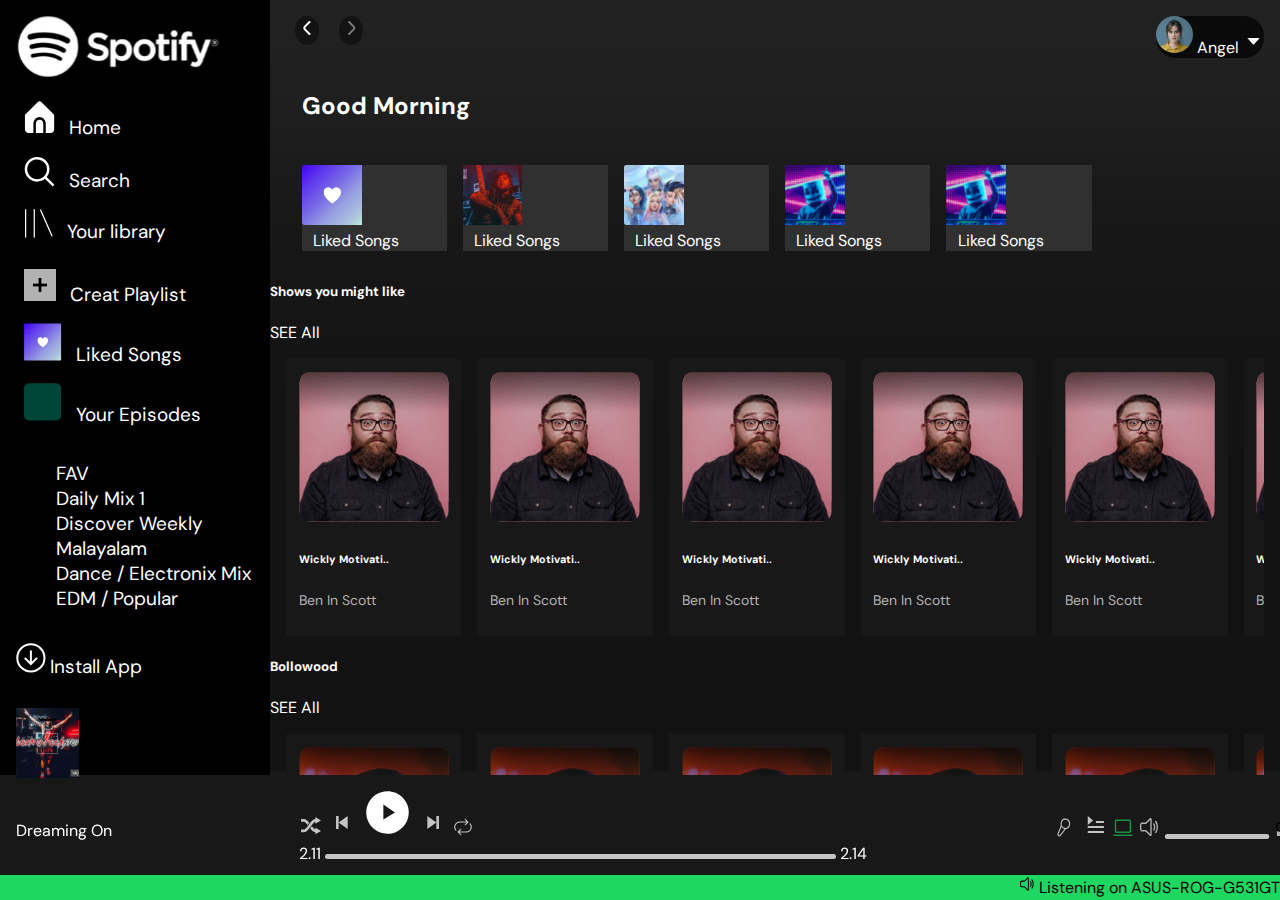
<file: index.html>
<!DOCTYPE html>
<html lang="en">
  <head>
    <meta charset="UTF-8" />
    <meta name="viewport" content="width=device-width, initial-scale=1.0" />
    <title>Spotify</title>
    <link
      href="https://cdn.jsdelivr.net/npm/bootstrap@5.0.2/dist/css/bootstrap.min.css"
      rel="stylesheet"
      integrity="sha384-EVSTQN3/azprG1Anm3QDgpJLIm9Nao0Yz1ztcQTwFspd3yD65VohhpuuCOmLASjC"
      crossorigin="anonymous"
    />
    <link rel="preconnect" href="https://fonts.googleapis.com">
<link rel="preconnect" href="https://fonts.gstatic.com" crossorigin>
<link href="https://fonts.googleapis.com/css2?family=ABeeZee:ital@1&family=DM+Sans:opsz@9..40&family=Inter+Tight&family=Poppins:ital,wght@0,100;0,200;0,300;0,400;0,500;0,600;0,700;0,800;0,900;1,100;1,200;1,300;1,400;1,500;1,600;1,700;1,800;1,900&display=swap" rel="stylesheet">
    <link rel="stylesheet" href="style.css">
  </head>
  <body>
    <div class="main_container">
        <div class="left_container">
            <img src="./assets/Spotify logo.svg" alt="logo">
            <div class="top_icons"> 
                  <div class="icons ">
                    <img src="./assets/fi-ss-home.svg" alt="home">
                    <a href="#">Home</a>
                  </div>
                  <div class="icons ">
                    <img src="./assets/search.svg" alt="search">
                    <a href="#">Search</a>
                  </div>
                  <div class="icons ">
                    <img src="./assets/library.svg" alt="library">
                    <a href="#">Your library</a>
                  </div>
            </div>
            <div class="middle_icons"> 
                <div class="icons ">
                  <img src="./assets/Frame (1).png" alt="playlist">
                  <a href="index2.html">Creat Playlist</a>
                </div>
                <div class="icons ">
                  <img src="./assets/heart_rectangle.svg" alt="liked">
                  <a href="#">Liked Songs</a>
                </div>
                <div class="icons ">
                  <img src="./assets/Rectangle 10.svg" alt="library">
                  <a href="#">Your Episodes</a>
                </div>
          </div>
          <div class="bottom_links">
            <ul>
                <li><a href="#">FAV</a></li>
                <li><a href="#">Daily Mix 1</a></li>
                <li><a href="#">Discover Weekly</a></li>
                <li><a href="#">Malayalam</a></li>
                <li><a href="#">Dance / Electronix Mix</a></li>
                <li><a href="#">EDM / Popular</a></li>

            </ul>
          </div>
          <div class="install_app">
            <img src="./assets/download.svg">
            <a href="#">Install App</a>
          </div>
        </div>
        <div class="right_container">
          <div class="top_right_section"> 
            <div class="caret">
              <div class="caret1"><img src="./assets/angle-small-left.svg" alt=""></div>
              <div class="caret2"><img src="./assets/angle-small-right.svg" alt=""></div>
            </div>
            <div class="angel">
              <img src="./assets/angel.svg" > Angel <img src="./assets/caret-down.svg">
            </div>
          </div>
          <div class="morning_playlist">
            <h2>Good Morning</h2>
            <div class="all_playlist">
               <div class="playlist d-flex align-items-center" >
                  <div class="playlist_image"><img height="60px" src="./assets/liked songs.svg" alt="liked_songs"></div>
                  <p>Liked Songs</p>
               </div>
               <div class="playlist d-flex align-items-center" >
                <div class="playlist_image"><img height="60px" src="./assets/Rectangle 2.svg" alt="liked_songs"></div>
                <p>Liked Songs</p>
             </div>
             <div class="playlist d-flex align-items-center" >
              <div class="playlist_image"><img height="60px" src="./assets/Rectangle 3.svg" alt="liked_songs"></div>
              <p>Liked Songs</p>
           </div>
           <div class="playlist d-flex align-items-center" >
            <div class="playlist_image"><img height="60px" src="./assets/reactangle2.svg" alt="liked_songs"></div>
            <p>Liked Songs</p>
         </div>
         <div class="playlist d-flex align-items-center" >
          <div class="playlist_image"><img height="60px" src="./assets/reactangle2.svg" alt="liked_songs"></div>
          <p>Liked Songs</p>
       </div>
          </div>
        </div>
      
        
          <div class="playlist_heading d-flex justify-content-between ms-4 me-4">
            <h5>Shows you might like</h5>
            <p>SEE All</p>
          </div>
          <div class="playlist_grid">
          <div class="playlist1">
               <div class="playlist_card">
                <div class="song">
                  <img height="150px" src="./assets/artist1.svg" alt="artist1">
                  <h6>Wickly Motivati..</h6>
                  <p>Ben In Scott</p>
                </div>
               </div>
               <div class="playlist_card">
                <div class="song">
                  <img height="150px"  src="./assets/artist1.svg" alt="artist1">
                  <h6>Wickly Motivati..</h6>
                  <p>Ben In Scott</p>
                </div>
               </div>
               <div class="playlist_card">
                <div class="song">
                  <img height="150px"  src="./assets/artist1.svg" alt="artist1">
                  <h6>Wickly Motivati..</h6>
                  <p>Ben In Scott</p>
                </div>
               </div>
               <div class="playlist_card">
                <div class="song">
                  <img height="150px"  src="./assets/artist1.svg" alt="artist1">
                  <h6>Wickly Motivati..</h6>
                  <p>Ben In Scott</p>
                </div>
               </div>
               <div class="playlist_card">
                <div class="song">
                  <img height="150px"  src="./assets/artist1.svg" alt="artist1">
                  <h6>Wickly Motivati..</h6>
                  <p>Ben In Scott</p>
                </div>
               </div>
               <div class="playlist_card">
                <div class="song">
                  <img height="150px"  src="./assets/artist1.svg" alt="artist1">
                  <h6>Wickly Motivati..</h6>
                  <p>Ben In Scott</p>
                </div>
               </div>
               <div class="playlist_card">
                <div class="song">
                  <img height="150px"  src="./assets/artist1.svg" alt="artist1">
                  <h6>Wickly Motivati..</h6>
                  <p>Ben In Scott</p>
                </div>
               </div>
          </div>
          <div class="playlist_heading d-flex justify-content-between ms-4 me-4">
            <h5>Bollowood</h5>
            <p>SEE All</p>
          </div>
          <div class="playlist1">
            <div class="playlist_card">
             <div class="">
               <img height="150px" src="./assets/artist2.svg" alt="artist2">
               <h6>MEDITATION SELF</h6>
               <p>Ibn Hussain Aleen</p>
             </div>
            </div>
            <div class="playlist_card">
             <div class="song">
               <img height="150px"  src="./assets/artist2.svg" alt="artist2">
               <h6>MEDITATION SELF</h6>
               <p>Ibn Hussain Aleen</p>
             </div>
            </div>
            <div class="playlist_card">
             <div class="song">
               <img height="150px"  src="./assets/artist2.svg" alt="artist2">
               <h6>MEDITATION SELF</h6>
               <p>Ibn Hussain Aleen</p>
             </div>
            </div>
            <div class="playlist_card">
             <div class="song">
               <img height="150px"  src="./assets/artist2.svg" alt="artist2">
               <h6>MEDITATION SELF</h6>
               <p>Ibn Hussain Aleen</p>
             </div>
            </div>
            <div class="playlist_card">
             <div class="song">
               <img height="150px"  src="./assets/artist2.svg" alt="artist2">
               <h6>MEDITATION SELF</h6>
               <p>Ibn Hussain Aleen</p>
             </div>
            </div>
            <div class="playlist_card">
             <div class="song">
               <img height="150px"  src="./assets/artist2.svg" alt="artist2">
               <h6>MEDITATION SELF</h6>
               <p>Ibn Hussain Aleen</p>
             </div>
            </div>
            <div class="playlist_card">
             <div class="song">
               <img height="150px"  src="./assets/artist2.svg" alt="artist2">
               <h6>MEDITATION SELF</h6>
               <p>Ibn Hussain Aleen</p>
             </div>
            </div>
       </div>
       <div class="playlist_heading d-flex justify-content-between ms-4 me-4">
        <h5>Hollywood</h5>
        <p>SEE All</p>
      </div>
      <div class="playlist1">
        <div class="playlist_card">
         <div class="">
           <img height="150px" src="./assets/artist2.svg" alt="artist2">
           <h6>Shape of you</h6>
           <p>Ed Sheeran</p>
         </div>
        </div>
        <div class="playlist_card">
         <div class="song">
           <img height="150px"  src="./assets/artist2.svg" alt="artist2">
           <h6>Shape of you</h6>
           <p>Ed Sheeran</p>
         </div>
        </div>
        <div class="playlist_card">
         <div class="song">
           <img height="150px"  src="./assets/artist2.svg" alt="artist2">
           <h6>Shape of you</h6>
           <p>Ed Sheeran</p>
         </div>
        </div>
        <div class="playlist_card">
         <div class="song">
           <img height="150px"  src="./assets/artist2.svg" alt="artist2">
           <h6>Shape of you</h6>
           <p>Ed Sheeran</p>
         </div>
        </div>
        <div class="playlist_card">
         <div class="song">
           <img height="150px"  src="./assets/artist2.svg" alt="artist2">
           <h6>Shape of you</h6>
           <p>Ed Sheeran</p>
         </div>
        </div>
        <div class="playlist_card">
         <div class="song">
           <img height="150px"  src="./assets/artist2.svg" alt="artist2">
           <h6>Shape of you</h6>
           <p>Ed Sheeran</p>
         </div>
        </div>
        <div class="playlist_card">
         <div class="song">
           <img height="150px"  src="./assets/artist2.svg" alt="artist2">
           <h6>Shape of you</h6>
           <p>Ed Sheeran</p>
         </div>
        </div>
   </div>
          </div>
        </div>
        </div>
        <div class="player">
             <div class="d-flex align-items-center">
                <div ><img src="./assets/rockstar.svg" alt=""></div>
                <div class="recent_play">
                    <h6 class="m-0">Dreaming On</h6>
                    <p class="m-0">NEFFEX</p>
                </div>
                <div><img src="./assets/heart.svg" alt="heart"></div>
             </div>
             <div class="d-flex flex-column justify-content-center align-items-center">
                <div>
                    <img src="./assets/shuffle.svg" alt="shuffle">
                    <img src="./assets/skip-left.svg" alt="left">
                    <img src="./assets/play_button.svg" alt="play">
                    <img src="./assets/skip-right.svg" alt="right">
                    <img src="./assets/repeat_all.svg" alt="repeat">
                    
                </div>
                <div>2.11 <img src="./assets/play-line.svg" alt="play_line"> 2.14</div>
                
             </div>
             <div>
                <img src="./assets/mike.svg" alt="mike">
                <img src="./assets/carbon_query-queue.svg" alt="query">
                <img src="./assets/laptop.svg" alt="laptop">
                <img src="./assets/speaker_white.svg" alt="speaker_white">
                <img src="./assets/volume line.svg" alt="volume_line">
                <img src="./assets/arrow_digonal.svg" alt="arrow_digonal">
            </div>
        </div>
        <div class="device_name">
            <img src="./assets/speaker black.svg" alt="speaker">
            Listening on ASUS-ROG-G531GT
        </div>
        </div>
    </div>
    <script
      src="https://cdn.jsdelivr.net/npm/@popperjs/core@2.9.2/dist/umd/popper.min.js"
      integrity="sha384-IQsoLXl5PILFhosVNubq5LC7Qb9DXgDA9i+tQ8Zj3iwWAwPtgFTxbJ8NT4GN1R8p"
      crossorigin="anonymous"
    ></script>
    <script
      src="https://cdn.jsdelivr.net/npm/bootstrap@5.0.2/dist/js/bootstrap.min.js"
      integrity="sha384-cVKIPhGWiC2Al4u+LWgxfKTRIcfu0JTxR+EQDz/bgldoEyl4H0zUF0QKbrJ0EcQF"
      crossorigin="anonymous"
    ></script>
  </body>
</html>
</file>
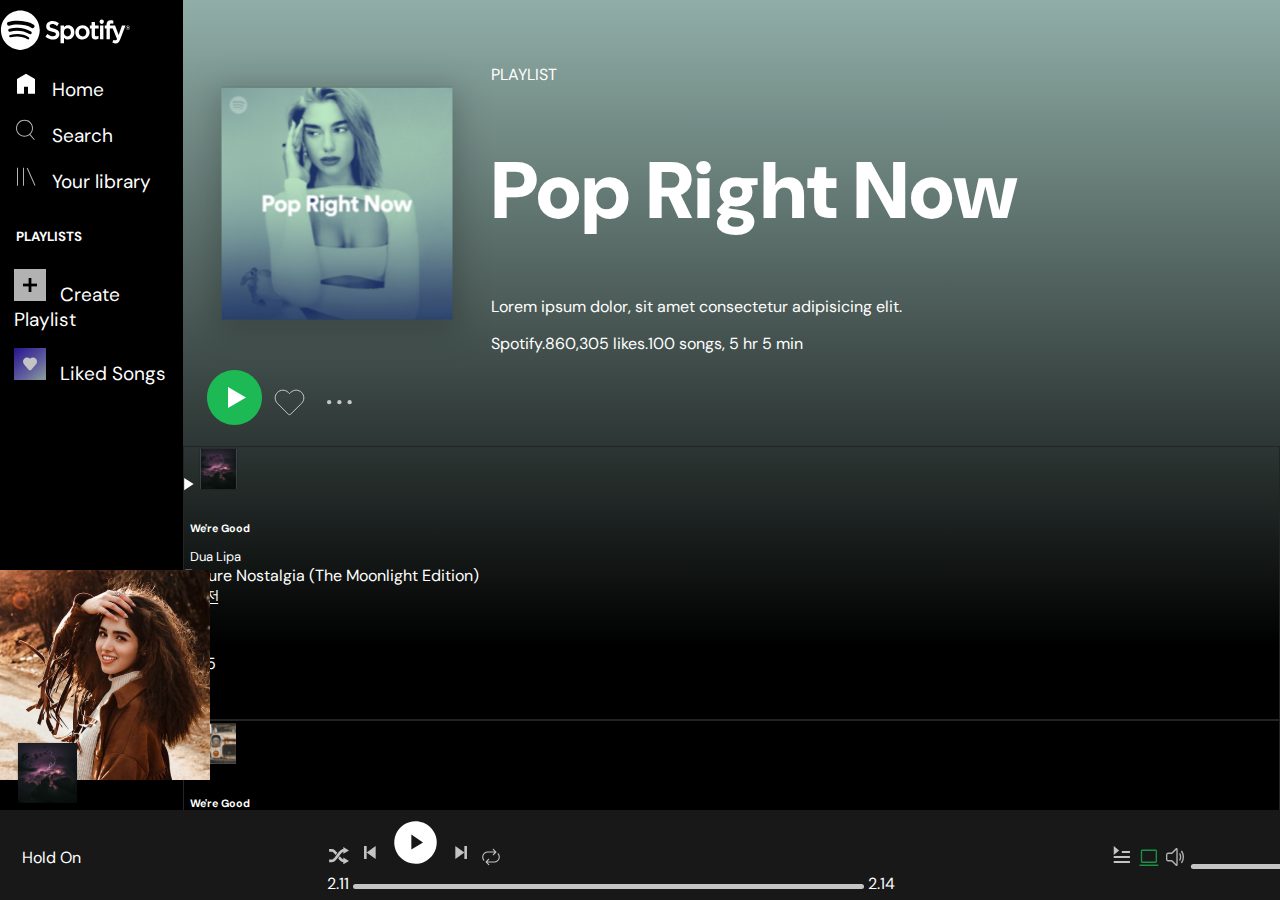
<file: index2.html>
<!DOCTYPE html>
<html lang="en">
  <head>
    <meta charset="UTF-8" />
    <meta name="viewport" content="width=device-width, initial-scale=1.0" />
    <title>Document</title>
    <link
      href="https://cdn.jsdelivr.net/npm/bootstrap@5.0.2/dist/css/bootstrap.min.css"
      rel="stylesheet"
      integrity="sha384-EVSTQN3/azprG1Anm3QDgpJLIm9Nao0Yz1ztcQTwFspd3yD65VohhpuuCOmLASjC"
      crossorigin="anonymous"
    />
    <link rel="preconnect" href="https://fonts.googleapis.com" />
    <link rel="preconnect" href="https://fonts.gstatic.com" crossorigin />
    <link
      href="https://fonts.googleapis.com/css2?family=ABeeZee:ital@1&family=DM+Sans:opsz@9..40&family=Inter+Tight&family=Poppins:ital,wght@0,100;0,200;0,300;0,400;0,500;0,600;0,700;0,800;0,900;1,100;1,200;1,300;1,400;1,500;1,600;1,700;1,800;1,900&display=swap"
      rel="stylesheet"
    />
    <link rel="stylesheet" href="style2.css" />
  </head>
  <body>
    <div class="main_container">
      <div class="left_container">
        <img
          width="210px"
          class="album_art"
          src="./assets/album art.svg"
          alt="album"
        />
        <img class="ps-3" src="./assets/logo.svg" alt="logo" />
        <div class="top_icons">
          <div class="icons">
            <img src="./assets/home2.svg" alt="home" />
            <a href="#">Home</a>
          </div>
          <div class="icons">
            <img src="./assets/search2.svg" alt="search" />
            <a href="#">Search</a>
          </div>
          <div class="icons">
            <img src="./assets/library2.svg" alt="library" />
            <a href="#">Your library</a>
          </div>
        </div>
        <h5>PLAYLISTS</h5>
        <div class="middle_icons">
          <div class="icons">
            <img src="./assets/Frame (1).png" alt="library" />
            <a href="#">Create Playlist</a>
          </div>
          <div class="icons">
            <img src="./assets/midle heart.svg" alt="liked" />
            <a href="#">Liked Songs</a>
          </div>
        </div>
      </div>
      <div class="right_container">
        <div class="above_section">
          <div class="pop_right_now">
            <img src="./assets/pop right.svg" alt="song_image" />
            <div class="playlist_info">
              <p>PLAYLIST</p>
              <h1>Pop Right Now</h1>
              <p>Lorem ipsum dolor, sit amet consectetur adipisicing elit.</p>
              <p><span>Spotify</span>.860,305 likes.100 songs, 5 hr 5 min</p>
            </div>
          </div>
          <div class="play_pause_like">
            <img src="./assets/thumb_play.svg" alt="play_button" />
            <img src="./assets/heart4.svg" alt="heart4" />
            <img src="./assets/more_big.svg" alt="more_big" />
          </div>
          <div
            class="recent_playing d-flex justify-content-between align-items-center"
          >
            <div class="d-flex align-items-center ps-2">
              <img src="./assets/Polygon 2.svg" alt="song_img" />
              <img src="./assets/justin biber2.svg" alt="img" />
              <div class="singer_name">
                <h6>We're Good</h6>
                <p>Dua Lipa</p>
              </div>
            </div>
            <div>Future Nostalgia (The Moonlight Edition)</div>
            <div>일 전</div>
            <div class="d-flex align-items-center">
              <img src="./assets/heart3.svg" alt="img" />
              <p class="mb-0">2.45</p>
              <img src="./assets/more.svg" alt="img" />
            </div>
          </div>
        </div>
        <div class="below_section">
          <div
            class="songs_to_play d-flex justify-content-between align-items-center"
          >
            <div class="d-flex align-items-center ps-2">
              <img src="./assets/Polygon 2.svg" alt="song_img" />
              <img src="./assets/dua lipa.svg" alt="img" />
              <div class="singer_name">
                <h6>We're Good</h6>
                <p>Dua Lipa</p>
              </div>
            </div>
            <div>Future Nostalgia (The Moonlight Edition)</div>
            <div>일 전</div>
            <div class="d-flex align-items-center">
              <p class="mb-0">2.45</p>
              <img src="./assets/more.svg" alt="img" />
            </div>
          </div>
          <div
            class="songs_to_play d-flex justify-content-between align-items-center"
          >
            <div class="d-flex align-items-center ps-2">
              <img src="./assets/Polygon 2.svg" alt="song_img" />
              <img src="./assets/dua lipa.svg" alt="img" />
              <div class="singer_name">
                <h6>We're Good</h6>
                <p>Dua Lipa</p>
              </div>
            </div>
            <div>Future Nostalgia (The Moonlight Edition)</div>
            <div>일 전</div>
            <div class="d-flex align-items-center">
              <p class="mb-0">2.45</p>
              <img src="./assets/more.svg" alt="img" />
            </div>
          </div>
          <div
            class="songs_to_play d-flex justify-content-between align-items-center"
          >
            <div class="d-flex align-items-center ps-2">
              <img src="./assets/Polygon 2.svg" alt="song_img" />
              <img src="./assets/dua lipa.svg" alt="img" />
              <div class="singer_name">
                <h6>We're Good</h6>
                <p>Dua Lipa</p>
              </div>
            </div>
            <div>Future Nostalgia (The Moonlight Edition)</div>
            <div>일 전</div>
            <div class="d-flex align-items-center">
              <p class="mb-0">2.45</p>
              <img src="./assets/more.svg" alt="img" />
            </div>
          </div>
          <div
            class="songs_to_play d-flex justify-content-between align-items-center"
          >
            <div class="d-flex align-items-center ps-2">
              <img src="./assets/Polygon 2.svg" alt="song_img" />
              <img src="./assets/dua lipa.svg" alt="img" />
              <div class="singer_name">
                <h6>We're Good</h6>
                <p>Dua Lipa</p>
              </div>
            </div>
            <div>Future Nostalgia (The Moonlight Edition)</div>
            <div>일 전</div>
            <div class="d-flex align-items-center">
              <p class="mb-0">2.45</p>
              <img src="./assets/more.svg" alt="img" />
            </div>
          </div>
          <div
            class="songs_to_play d-flex justify-content-between align-items-center"
          >
            <div class="d-flex align-items-center ps-2">
              <img src="./assets/Polygon 2.svg" alt="song_img" />
              <img src="./assets/dua lipa.svg" alt="img" />
              <div class="singer_name">
                <h6>We're Good</h6>
                <p>Dua Lipa</p>
              </div>
            </div>
            <div>Future Nostalgia (The Moonlight Edition)</div>
            <div>일 전</div>
            <div class="d-flex align-items-center">
              <p class="mb-0">2.45</p>
              <img src="./assets/more.svg" alt="img" />
            </div>
          </div>
          <div
            class="songs_to_play d-flex justify-content-between align-items-center"
          >
            <div class="d-flex align-items-center ps-2">
              <img src="./assets/Polygon 2.svg" alt="song_img" />
              <img src="./assets/dua lipa.svg" alt="img" />
              <div class="singer_name">
                <h6>We're Good</h6>
                <p>Dua Lipa</p>
              </div>
            </div>
            <div>Future Nostalgia (The Moonlight Edition)</div>
            <div>일 전</div>
            <div class="d-flex align-items-center">
              <p class="mb-0">2.45</p>
              <img src="./assets/more.svg" alt="img" />
            </div>
          </div>
          <div
            class="songs_to_play d-flex justify-content-between align-items-center"
          >
            <div class="d-flex align-items-center ps-2">
              <img src="./assets/Polygon 2.svg" alt="song_img" />
              <img src="./assets/dua lipa.svg" alt="img" />
              <div class="singer_name">
                <h6>We're Good</h6>
                <p>Dua Lipa</p>
              </div>
            </div>
            <div>Future Nostalgia (The Moonlight Edition)</div>
            <div>일 전</div>
            <div class="d-flex align-items-center">
              <p class="mb-0">2.45</p>
              <img src="./assets/more.svg" alt="img" />
            </div>
          </div>
          <div
            class="songs_to_play d-flex justify-content-between align-items-center"
          >
            <div class="d-flex align-items-center ps-2">
              <img src="./assets/Polygon 2.svg" alt="song_img" />
              <img src="./assets/dua lipa.svg" alt="img" />
              <div class="singer_name">
                <h6>We're Good</h6>
                <p>Dua Lipa</p>
              </div>
            </div>
            <div>Future Nostalgia (The Moonlight Edition)</div>
            <div>일 전</div>
            <div class="d-flex align-items-center">
              <p class="mb-0">2.45</p>
              <img src="./assets/more.svg" alt="img" />
            </div>
          </div>
          <div
            class="songs_to_play d-flex justify-content-between align-items-center"
          >
            <div class="d-flex align-items-center ps-2">
              <img src="./assets/Polygon 2.svg" alt="song_img" />
              <img src="./assets/dua lipa.svg" alt="img" />
              <div class="singer_name">
                <h6>We're Good</h6>
                <p>Dua Lipa</p>
              </div>
            </div>
            <div>Future Nostalgia (The Moonlight Edition)</div>
            <div>일 전</div>
            <div class="d-flex align-items-center">
              <p class="mb-0">2.45</p>
              <img src="./assets/more.svg" alt="img" />
            </div>
          </div>
          <div
            class="songs_to_play d-flex justify-content-between align-items-center"
          >
            <div class="d-flex align-items-center ps-2">
              <img src="./assets/Polygon 2.svg" alt="song_img" />
              <img src="./assets/dua lipa.svg" alt="img" />
              <div class="singer_name">
                <h6>We're Good</h6>
                <p>Dua Lipa</p>
              </div>
            </div>
            <div>Future Nostalgia (The Moonlight Edition)</div>
            <div>일 전</div>
            <div class="d-flex align-items-center">
              <p class="mb-0">2.45</p>
              <img src="./assets/more.svg" alt="img" />
            </div>
          </div>
          <div
            class="songs_to_play d-flex justify-content-between align-items-center"
          >
            <div class="d-flex align-items-center ps-2">
              <img src="./assets/Polygon 2.svg" alt="song_img" />
              <img src="./assets/dua lipa.svg" alt="img" />
              <div class="singer_name">
                <h6>We're Good</h6>
                <p>Dua Lipa</p>
              </div>
            </div>
            <div>Future Nostalgia (The Moonlight Edition)</div>
            <div>일 전</div>
            <div class="d-flex align-items-center">
              <p class="mb-0">2.45</p>
              <img src="./assets/more.svg" alt="img" />
            </div>
          </div>
          <div
            class="songs_to_play d-flex justify-content-between align-items-center"
          >
            <div class="d-flex align-items-center ps-2">
              <img src="./assets/Polygon 2.svg" alt="song_img" />
              <img src="./assets/dua lipa.svg" alt="img" />
              <div class="singer_name">
                <h6>We're Good</h6>
                <p>Dua Lipa</p>
              </div>
            </div>
            <div>Future Nostalgia (The Moonlight Edition)</div>
            <div>일 전</div>
            <div class="d-flex align-items-center">
              <p class="mb-0">2.45</p>
              <img src="./assets/more.svg" alt="img" />
            </div>
          </div>
          <div
            class="songs_to_play d-flex justify-content-between align-items-center"
          >
            <div class="d-flex align-items-center ps-2">
              <img src="./assets/Polygon 2.svg" alt="song_img" />
              <img src="./assets/dua lipa.svg" alt="img" />
              <div class="singer_name">
                <h6>We're Good</h6>
                <p>Dua Lipa</p>
              </div>
            </div>
            <div>Future Nostalgia (The Moonlight Edition)</div>
            <div>일 전</div>
            <div class="d-flex align-items-center">
              <p class="mb-0">2.45</p>
              <img src="./assets/more.svg" alt="img" />
            </div>
          </div>
          <div
            class="songs_to_play d-flex justify-content-between align-items-center"
          >
            <div class="d-flex align-items-center ps-2">
              <img src="./assets/Polygon 2.svg" alt="song_img" />
              <img src="./assets/dua lipa.svg" alt="img" />
              <div class="singer_name">
                <h6>We're Good</h6>
                <p>Dua Lipa</p>
              </div>
            </div>
            <div>Future Nostalgia (The Moonlight Edition)</div>
            <div>일 전</div>
            <div class="d-flex align-items-center">
              <p class="mb-0">2.45</p>
              <img src="./assets/more.svg" alt="img" />
            </div>
          </div>
          <div
            class="songs_to_play d-flex justify-content-between align-items-center"
          >
            <div class="d-flex align-items-center ps-2">
              <img src="./assets/Polygon 2.svg" alt="song_img" />
              <img src="./assets/dua lipa.svg" alt="img" />
              <div class="singer_name">
                <h6>We're Good</h6>
                <p>Dua Lipa</p>
              </div>
            </div>
            <div>Future Nostalgia (The Moonlight Edition)</div>
            <div>일 전</div>
            <div class="d-flex align-items-center">
              <p class="mb-0">2.45</p>
              <img src="./assets/more.svg" alt="img" />
            </div>
          </div>
        </div>
      </div>
    </div>

    <div class="player">
      <div class="d-flex align-items-center">
        <div><img src="./assets/justin bibber.svg" alt="justin" /></div>
        <div class="recent_play">
          <h6 class="m-0">Hold On</h6>
          <p class="m-0">Justin Bieber</p>
        </div>
        <div><img src="./assets/heart.svg" alt="heart" /></div>
      </div>
      <div class="d-flex flex-column justify-content-center align-items-center">
        <div>
          <img src="./assets/shuffle.svg" alt="shuffle" />
          <img src="./assets/skip-left.svg" alt="left" />
          <img src="./assets/play_button.svg" alt="play" />
          <img src="./assets/skip-right.svg" alt="right" />
          <img src="./assets/repeat_all.svg" alt="repeat" />
        </div>
        <div>
          2.11 <img src="./assets/play-line.svg" alt="play_line" /> 2.14
        </div>
      </div>
      <div>
        <img src="./assets/carbon_query-queue.svg" alt="query" />
        <img src="./assets/laptop.svg" alt="laptop" />
        <img src="./assets/speaker_white.svg" alt="speaker_white" />
        <img src="./assets/volume line.svg" alt="volume_line" />
      </div>
    </div>
    <script
      src="https://cdn.jsdelivr.net/npm/@popperjs/core@2.9.2/dist/umd/popper.min.js"
      integrity="sha384-IQsoLXl5PILFhosVNubq5LC7Qb9DXgDA9i+tQ8Zj3iwWAwPtgFTxbJ8NT4GN1R8p"
      crossorigin="anonymous"
    ></script>
    <script
      src="https://cdn.jsdelivr.net/npm/bootstrap@5.0.2/dist/js/bootstrap.min.js"
      integrity="sha384-cVKIPhGWiC2Al4u+LWgxfKTRIcfu0JTxR+EQDz/bgldoEyl4H0zUF0QKbrJ0EcQF"
      crossorigin="anonymous"
    ></script>
  </body>
</html>
</file>
<file: style.css>
body,
html {
  padding: 0px;
  margin: 0px;
  background-color: black;
  color: white;
  height: 100%;
  display: flex;
  flex-direction: column;
  font-family: "DM Sans", sans-serif;
  overflow: hidden;
  ::-webkit-scrollbar {
    display: none;
  }
}
.main_container {
  display: flex;
  flex: 1;
  overflow: hidden;
  background-color: white;
}
.left_container{
  flex: 0.2;
  background-color: #000000;
  padding:1rem;
}
.song>p{
    font-size: 14px;
    color: #B3B3B3;
}
.top_icons {
  padding-top: 0.6rem;
  padding-bottom: 0.6rem;
}
.middle_icons {
  padding-bottom: 0.6rem;
}
.icons {
  padding: 0.5rem;
  border-radius: 8px;
}
.icons > input {
  background-color: transparent;
  border: none;
}

.icons > a {
  text-decoration: none;
  font-size: 19px;
  font-weight: 400;
  color: #ffffff;
  padding-left: 0.6rem;
  text-align: center;
}
.bottom_links > ul > li {
  list-style-type: none;
  text-align: left;
  color: #ffffff;
}
.bottom_links > ul > li > a {
  text-decoration: none;
  color: #ffffff;
  font-size: 19px;
  font-weight: 400;
}
.bottom_links > ul > li > a:hover {
  text-decoration: underline;
  color: blue;
}
.icons:hover {
  background-color: #282828;
}
.install_app {
  margin-top: 2rem;
}
.install_app > a {
  font-size: 19px;
  font-weight: 400;
  text-decoration: none;
  color: #ffffff;
}
.right_container {
  flex: 0.85;
  overflow-y: auto;
  background: linear-gradient(
    180deg,
    #222222 0%,
    #1f1f1f 11.64%,
    #171717 25.66%,
    #161616 32.94%,
    #151515 35.98%,
    #131313 44.89%,
    #121212 55.22%,
    #121212 75.34%,
    #121212 85.45%,
    rgba(18, 18, 18, 0) 100%
  );
}
.player {
  position: fixed;
  bottom: 25px;
  height: 100px;
  width: 100%;
  background-color: #181818;
  display: flex;
  justify-content: space-between;
  align-items: center;
  padding-inline: 1rem;
}
.recent_play > h6 {
  font-size: 16px;
  font-weight: 400;
}
.recent_play > p {
  font-size: 15px;
  font-weight: 700;
  color: #b3b3b3;
}
.top_right_section {
  display: flex;
  justify-content: space-between;
  padding-top: 1rem;
  padding-inline: 1rem;
}
.angel {
  border-radius: 20px;
  background-color: #0a0a0a;
  height: max-content;
  text-align: center;
}
.caret1,
.caret2 {
  background-color: #131313;
  border-radius: 50%;
  margin-inline: 0.6rem;
}
.caret {
  display: flex;
  height: fit-content;
}
.morning_playlist {
  margin: 2rem;
  width: 80%;
}

.all_playlist {
  display: flex;
  flex-wrap: wrap;
  overflow-x: scroll;
}
.playlist_grid {
  overflow-y: scroll;
}
.playlist1 {
  display: flex;
  margin-inline: 1rem;
  overflow-x: scroll;
  margin-bottom: 1rem;
}
.playlist_card {
  background-color: #181818;
  padding: 0.8rem;
  width: max-content;
  height: fit-content;
  margin-right: 1rem;
}

.playlist > p {
  margin: 0px;
  padding-left: 0.7rem;
  padding-right: 3rem;
}
.playlist {
  background-color: #303030;
  border: none;
  height: fit-content;
  box-sizing: border-box;
  margin-right: 1rem;
  margin-top: 1.5rem;
}
.device_name {
  position: fixed;
  bottom: 0;
  height: 25px;
  width: 100%;
  background-color: #1ed760;
  color: #000000;
  text-align: right;
  padding-right: 3rem;
}
</file>
<file: style2.css>
body,
html {
  padding: 0px;
  margin: 0px;
  background-color: black;
  color: white;
  height: 100%;
  display: flex;
  flex-direction: column;
  font-family: "DM Sans", sans-serif;
  overflow: hidden;
  ::-webkit-scrollbar {
    display: none;
  }
}
.main_container {
  display: flex;
  flex: 1;
  overflow: hidden;
  background-color: white;
}
.left_container {
  flex: 0.15;
  background-color: #000000;
  padding-top: 0.6rem;
  position: relative;
}
.album_art {
  position: absolute;
  bottom: 120px;
}

.top_icons {
  padding-top: 0.6rem;
  padding-bottom: 0.6rem;
  padding-inline: 0.4rem;
}
.middle_icons {
  padding-bottom: 0.6rem;
  padding-inline: 0.4rem;
}
.icons {
  padding: 0.5rem;
  border-radius: 8px;
}
.icons > input {
  background-color: transparent;
  border: none;
}
.left_container > h5 {
  margin: 1rem;
}
.icons:hover {
  background-color: #282828;
  cursor: pointer;
}
.icons > a {
  text-decoration: none;
  font-size: 19px;
  font-weight: 400;
  color: #ffffff;
  padding-left: 0.6rem;
  text-align: center;
}
.right_container {
  flex: 0.9;
  overflow-y: auto;
}
.above_section {
  background: linear-gradient(180deg, #90aea7 0%, #000000 89.7%);
}
.pop_right_now {
  display: flex;
  align-items: center;
  padding-top: 3rem;
}
.playlist_info > h1 {
  font-size: 80px;
  font-weight: 900;
}
.play_pause_like{
  padding-inline:1.5rem;
}
.recent_playing{
  border:1px solid rgb(37, 36, 36);
  margin-top: 1rem;
  height: fit-content;
}
.singer_name>h6,.singer_name>p{
    margin-bottom: 0px;
    padding-left: 0.4rem;
}
.singer_name>p{
  font-size: 13px;
}
.recent_playing:hover{
  background-color: #282828;
  cursor: pointer;
}
.below_section{
  background-color: #000000;
}
.songs_to_play{
  border:1px solid rgb(37, 36, 36);
}
.songs_to_play:hover{
  background-color: #282828;
  cursor: pointer;
}
.player {
  position: fixed;
  bottom: 0;
  height: 90px;
  width: 100%;
  background-color: #181818;
  display: flex;
  justify-content: space-between;
  align-items: center;
  padding-inline: 1rem;
}
.recent_play {
  padding-left: 0.4rem;
}
.recent_play > h6 {
  font-size: 16px;
  font-weight: 400;
}
.recent_play > p {
  font-size: 15px;
  font-weight: 700;
  color: #b3b3b3;
}
</file>
